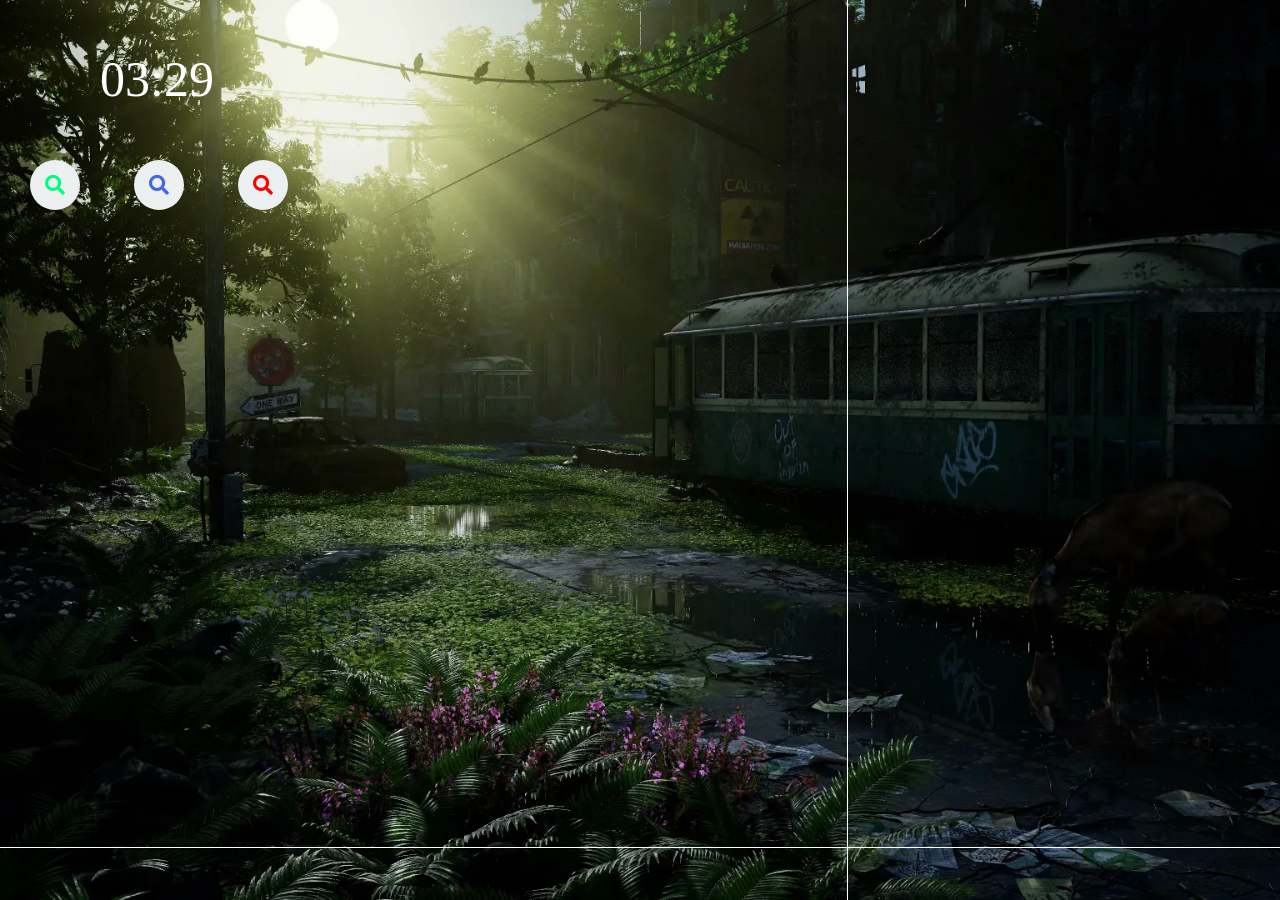
<file: index.html>
<!DOCTYPE html>
<html lang="zh-CN">
<head>
    <meta charset="UTF-8">
    <meta name="viewport" content="width=device-width, initial-scale=1.0">
    <title>1号星球</title>
    <link rel="icon" type="image/png" href="Icon/planet.png">
    <link rel="stylesheet" href="Main/main.css">
    <script src="Plugin/jQuery/jquery-1.11.3.min.js" type="text/javascript" charset="utf-8"></script>
    <script defer src="Main/main.js"></script>
    <link rel="stylesheet" href="Plugin/Time/time.css">
    <script src="Plugin/Time/time.js"></script>
    <link rel="stylesheet" href="Plugin/AddrLinkGroup/addrLinkGroup.css">
    <script src="Plugin/AddrLinkGroup/addrLinkGroup.js"></script>
    <!-- SearchBox -->
    <link href="https://cdn.bootcdn.net/ajax/libs/font-awesome/5.15.3/css/all.min.css" rel="stylesheet">
    <link href="Plugin/SearchBox/SearchBox.css" rel="stylesheet">
    <script src="Plugin/SearchBox/SearchBox.js" charset="utf-8"></script>
</head>
<body>
    <div id="top"></div>
    <div id="time-box">
        <div id="time_block" onclick="location.reload()">
            <div id="time_context">00:00</div>
            <div id="week_context">XX月XX日 星期X</div>
        </div>
    </div>
    <div id="search-box">
        <div id="search-box">
                <form id="search1" class="search">
                    <input id="search-input1" class="search-input" type="text">
                    <a href="" class="search-btn">
                        <i class="fas fa-search"></i>
                    </a>
                    <input class="search-submit" type="submit">
                </form>
                <form id="search2" class="search">
                    <input id="search-input2" class="search-input" type="text">
                    <a href=""  class="search-btn">
                        <i class="fas fa-search"></i>
                    </a>
                    <input class="search-submit" type="submit">
                </form>
                <form id="search3" class="search">
                    <input id="search-input3" class="search-input" type="text">
                    <a href="" class="search-btn">
                        <i class="fas fa-search"></i>
                    </a>
                    <input class="search-submit" type="submit">
                </form>
            </div>
    </div>
    <div id="body">
        <div id="addrLinkGroup">
            <div id="addr-btn-row">
                <div class="addr-btn" id="edit"><img src="Icon/edit.png" alt="edit"></div>
                <div class="addr-btn" id="theme"><img src="Icon/themes.png" alt="theme"></div>
                <div class="addr-btn" id="help"><img src="Icon/help.png" alt="help"></div>
            </div>
        <div id="addr-link-row"></div>
        </div>
    </div>
    <div id="bottom"></div>
</body>
</html>
</file>
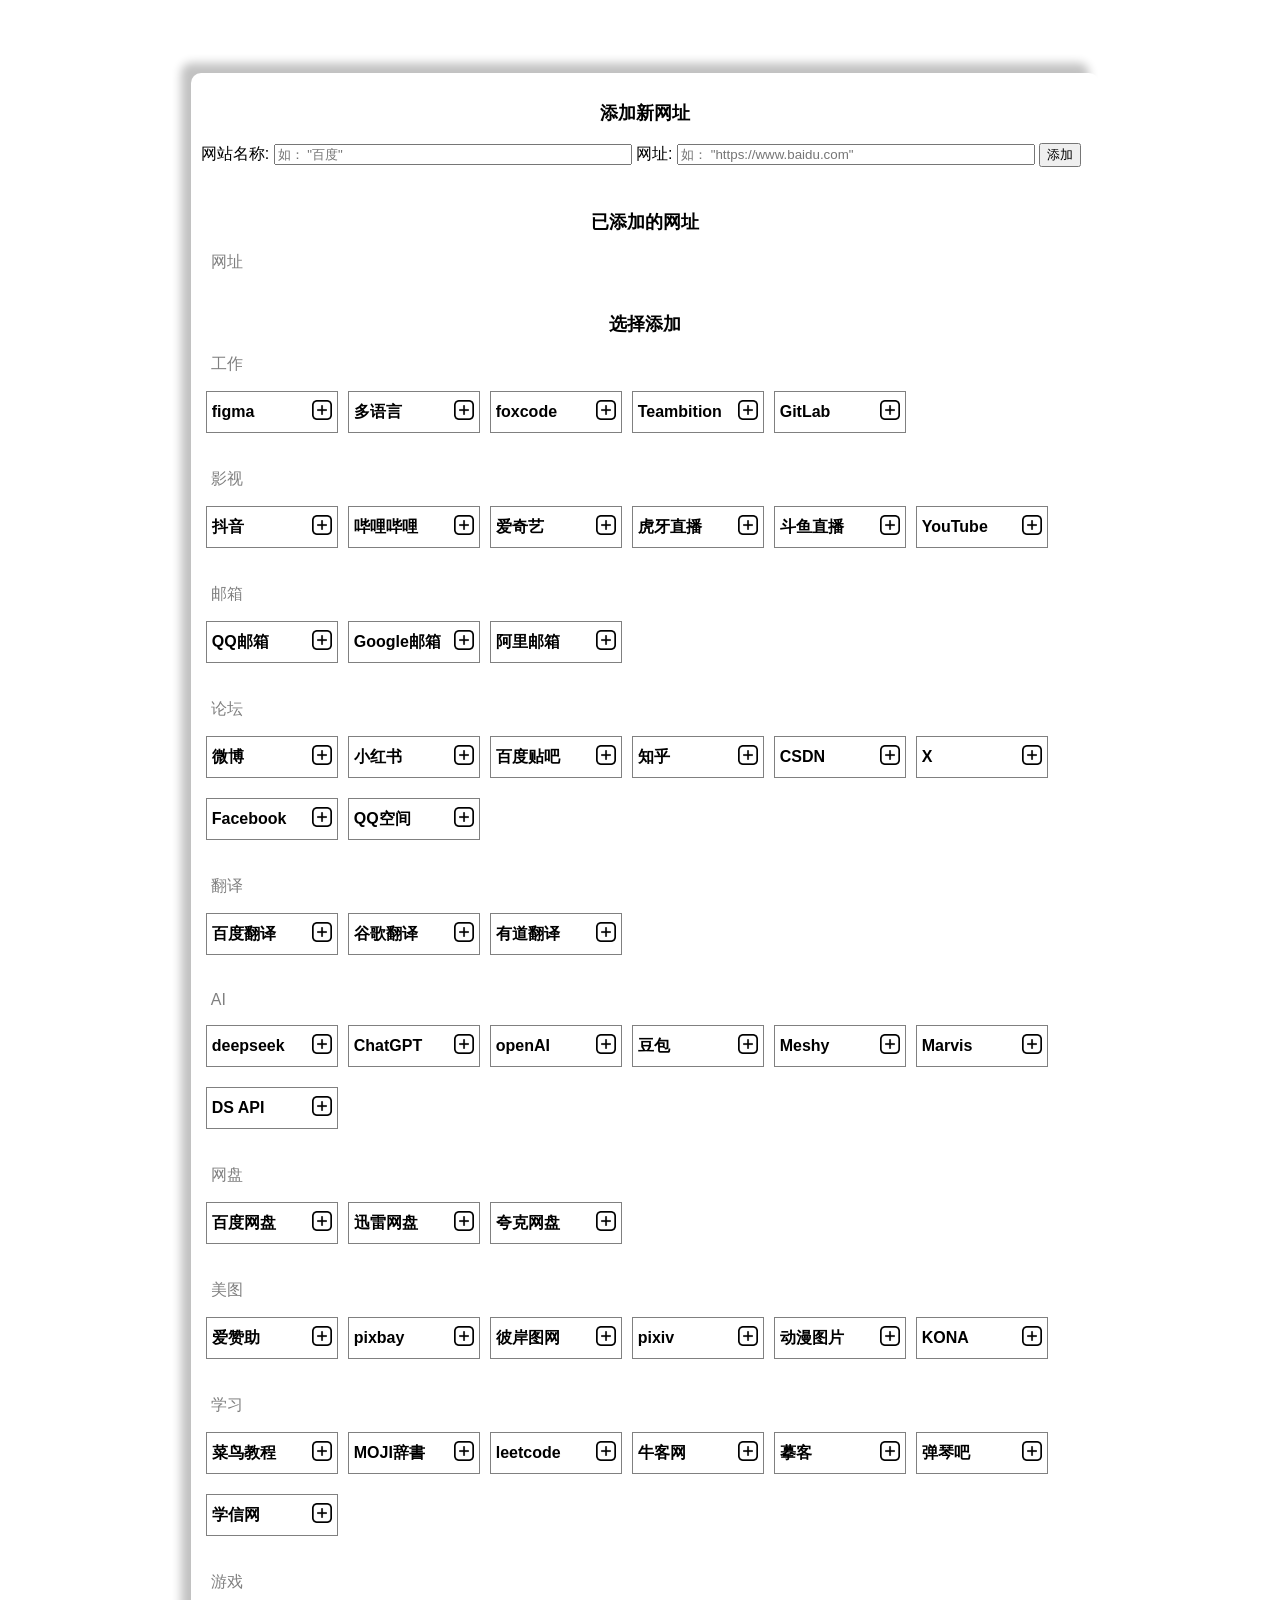
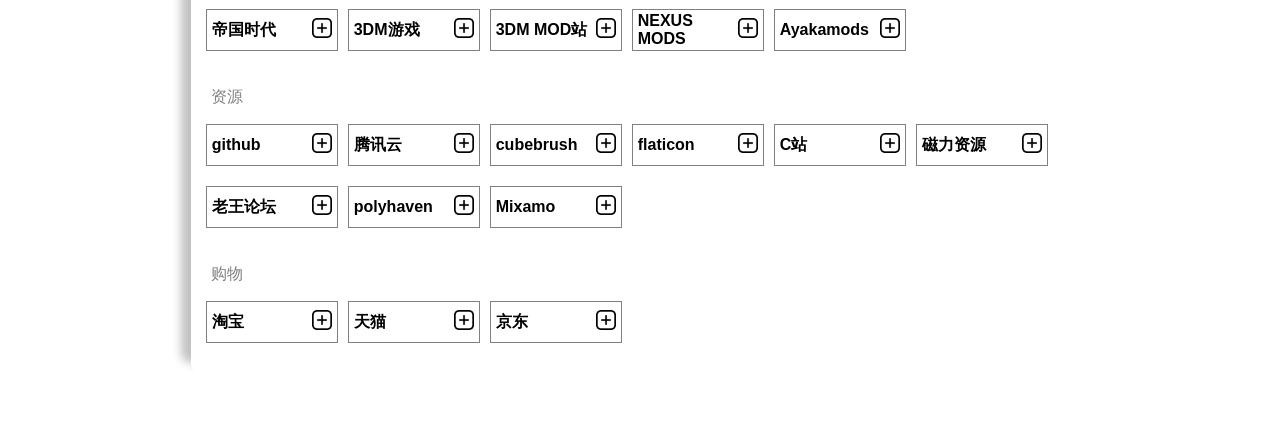
<file: Page/Collection/Collection.html>
<!DOCTYPE html>

<!-- 常用模块 -->
<!-- "插入空行" <div class="white_block"></div> -->
<!-- "插入测试块" <div class="test_block"></div> -->

<html>
    <head>
        <title>我的收藏</title>
        <meta charset="utf-8">
        <!-- <link rel="icon" href="https://i0.hdslb.com/bfs/static/jinkela/long/images/favicon.ico"> -->
        <link rel="icon" href="../../Icon/star.png">
        <link href="Collection.css" rel="stylesheet">
        <script src="../../Plugin/jQuery/jquery-1.11.3.min.js" type="text/javascript" charset="utf-8"></script>
        <script src="Collection.js" charset="utf-8"></script>
    </head>
    <body>
        <div id="body_top">
            <!-- 顶部部分模块 -->
        </div>
        <div id="body_middle">
            <!-- 中间部分模块 -->
            <div id="middle_left">
                <!-- 中间偏左部分模块 -->
            </div>
            <div id="middle_middle">
                <!-- 中间的中间部分模块 -->
                <h3>添加新网址</h3>
                <div id="addWeb">
                    <span>网站名称:</span>
                    <input id="addWeb_addressName" class="addWeb_input" placeholder='如： "百度"' type="text" name="addressName"/>
                    <span>网址:</span>
                    <input id="addWeb_webAddress" class="addWeb_input" placeholder='如： "https://www.baidu.com"' type="text" name="webAddress"/>
                    <button id="addWebSubmit">添加</button>
                </div>
                <div class="white_block"></div>
                <div class="white_block"></div>
                <div class="white_block"></div>
                <div class="white_block"></div>
                <div class="white_block"></div>
                <h3>已添加的网址</h3>
                <!-- <p id="edit"><span id="edit_kid">恢复</span></p> -->
                <p id="addr">网址</p>
                <div id="webAddress">
                </div>
                <div class="white_block"></div>
                <h3>选择添加</h3>
                <div id="selectWebContainer"></div>
            </div>
            <div id="middle_right">
                    <!-- 中间偏右部分模块 -->
            </div>
        </div>
        <div id="body_bottom">
            <!-- 底部部分模块 -->
        </div>
    </body>
</html>
</file>
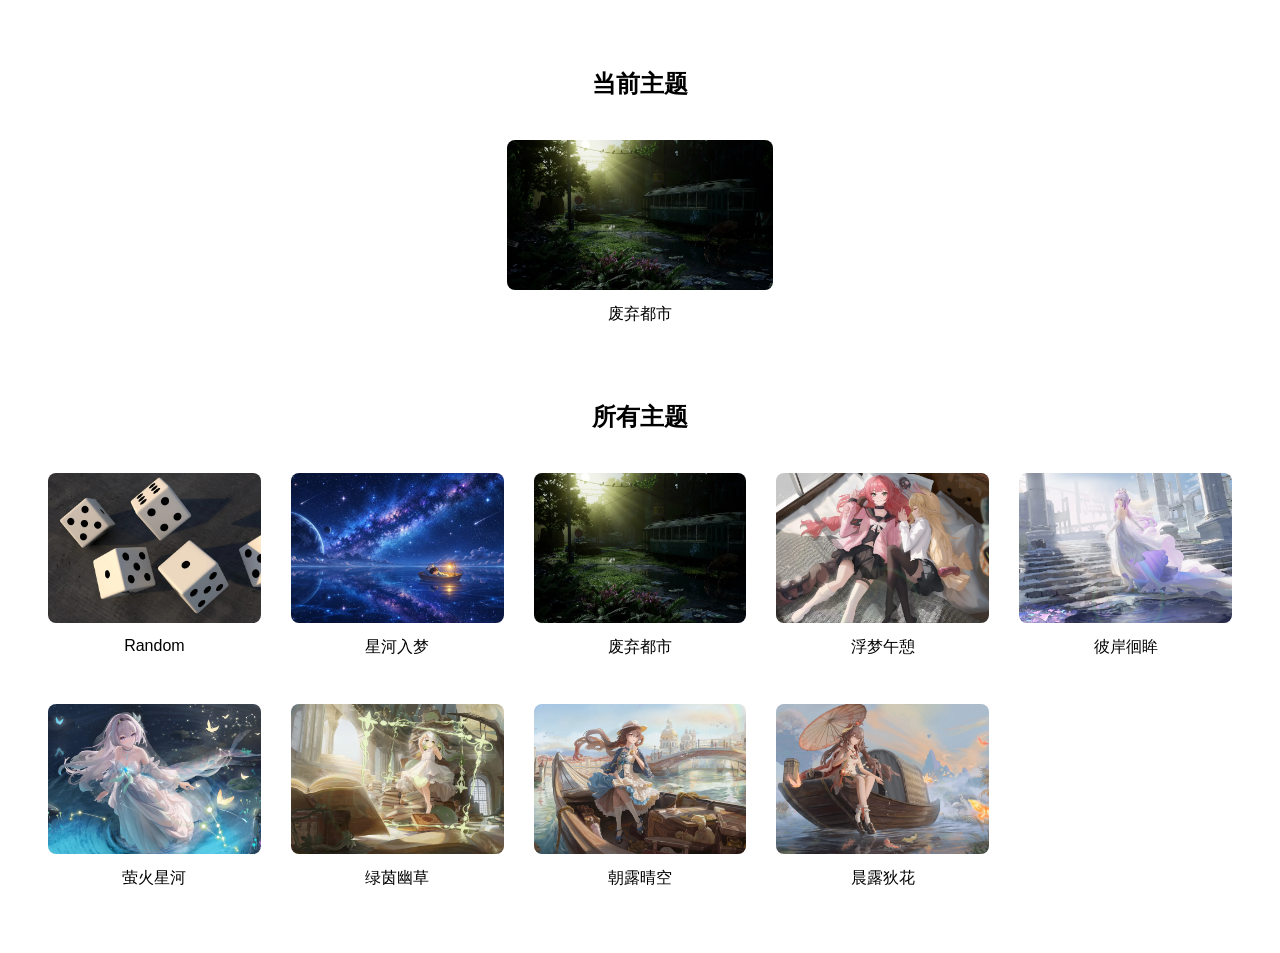
<file: Page/Theme/Theme.html>
<!DOCTYPE html>
<html>
<head>
    <title>主题选择</title>
    <meta charset="utf-8">
    <link rel="icon" type="image/png" href="../../Icon/color.png">
    <link rel="stylesheet" href="Theme.css">
</head>
<body>
    <h2>当前主题</h2>
    <div id="current-theme"></div>

    <h2>所有主题</h2>
    <div id="theme-container"></div>

    <script src="Theme.js"></script>
</body>
</html>
</file>
<file: Main/main.css>
* {
    margin: 0;
    padding: 0;
    box-sizing: border-box;
}

#background-img,
#background-media {
  position: fixed;
  top: 0;
  left: 0;
  width: 100%;
  height: 100%;
  z-index: -1;
  object-fit: cover;
}


body {
    width: 1920px;
    margin: 0 auto;
}

#top {
    height: 50px;
}

#time-box {
    height: 100px;
    width: 100%;
}

#search-box {
    height: 70px;
}

#body {
    min-height: calc(100vh - 270px);
}

#bottom {
    height: 50px;
}
</file>
<file: Plugin/Time/time.css>
#time_block {
	height: 80px;
	color: white;
    text-align: left;
    margin-left: 100px;
}

#time_context {
    width: 100%;
    height: 60px;
    font-size: 50px;
}

#time_block:hover #week_context{
    visibility: visible;
}

#week_context {
    width: 100%;
    height: 20px;
    font-size: 15px;
    display: block;

    visibility: hidden;
}
</file>
<file: Plugin/AddrLinkGroup/addrLinkGroup.css>
#addrLinkGroup {
    margin: 0 300px;
    min-width: 1000px;
    min-height: 80px;
    background-image: url("../../Image/Back_night.png");
    background-size: cover;
    background-position: center;
    border-radius: 10px;
    padding: 10px;
    opacity: 0;
    pointer-events: none;
    transition: opacity 0.5s ease;
    cursor: pointer;
}

#addr-btn-row {
    display: flex;
    padding-left: 40px;
    margin-bottom: 5px;
}

#addr-link-row {
    display: flex;
    flex-wrap: wrap;
    padding: 5px 0;
    padding-top: 20px;
}

.addr-btn {
    height: 30px;
    width: 30px;
    background-color: transparent;
    border: none;
    margin-right: 10px;
    display: flex;
    align-items: center;
    justify-content: center;
    cursor: pointer;
    transition: background-color 0.3s ease;
}

.addr-btn:hover {
    background-color: rgba(255, 255, 255, 0.3);
    border-radius: 5px;
}

.addr-btn img {
    width: 20px;
    height: 20px;
}

.addr_link {
    height: 60px;
    width: 90px;
    color: white;
    display: inline-flex;
    flex-direction: column;
    justify-content: center;
    align-items: center;
    border: 1px solid white;
    border-radius: 10px;
    margin-left: 43px;
    margin-bottom: 50px;
    text-align: center;
    padding: 5px;
    overflow: hidden;
    cursor: pointer;
    text-decoration: none;
}

.link_name {
    overflow-wrap: break-word;
    line-height: 1.2;
    text-align: center;
    text-overflow: ellipsis;
    white-space: nowrap;
    overflow: hidden;
    width: 100%;
}

.key {
    display: none;
}

:root {
    --hover-color: #88b8d8;
}

.addr_link:hover {
    color: var(--hover-color);
    border-color: var(--hover-color);
    box-shadow: 0 0 10px var(--hover-color), 0 0 20px var(--hover-color);
    text-shadow: 0 0 2px var(--hover-color), 0 0 2px var(--hover-color), 0 0 5px var(--hover-color);
}
</file>
<file: Plugin/SearchBox/SearchBox.css>
/* search */
.search {
    height: 50px;
    margin: 10px 20px 10px 30px;
    background: #ecf0f1;
    padding: 10px;
    border-radius: 30px;
    display: inline-flex;
    justify-content: space-between;
    align-items: center;
}
.search-input {
    background: none;
    border:none;
    outline: none;
    font-size: 20px;
    color: #444693;
    width: 0px;
    transition: 0.5s;
}
.search-submit {
    display: none;
}
.search .search-btn {
    width: 30px;
    height:30px;
    display: flex;
    justify-content: center;
    align-items: center;
    text-decoration: none;
    font-size: 20px;
}
.search:hover .search-input{
    width: 250px !important;
}
#search1.clicked #search-input1{
    width: 250px !important;
}
#search2.clicked #search-input2{
    width: 250px !important;
}
#search3.clicked #search-input3{
    width: 250px !important;
}
#search1 .search-btn{
    color: springgreen;
}
#search2 .search-btn{
    color: royalblue;
}
#search3 .search-btn{
    color: red;
}

/* 第二种搜索框 */
#search-box2 {
    display: flex;
    justify-content: center
}

#search4 {
    display: inline-flex;
    align-items: center;
    border-style: solid;
    border-width: 1px;
    border-radius: 25px;
    border-color: white;

    box-shadow: 0 0 10px white;/* 添加发光效果 */
}

#search4:hover {
    box-shadow: 0 0 10px white,
                0 0 20px white; /* 添加发光效果 */
}

#search-submit1 {
    padding: 8px;
    height: 25px;
}

#search-input4 {
    height: 30px;
    width: 400px;
    padding-left: 20px;
    font-size: 20px;
    border: none;
    background-color: transparent;
    outline: none;
}
</file>
<file: Page/Collection/Collection.css>
html,body {
    background-color: rgb(255, 255, 255);
    font-family: '宋体', 'Microsoft YaHei', sans-serif;
    /* background-image: url("../素材/milky_way.png"); */
    /* background-position: center top; 背景图居中对齐，顶部开始 */
    /* background-size: cover; 背景图宽度自动和屏幕宽度一致 */
}

/* 顶部部分模块 */
#body_top{
    margin: 0;
	padding: 5px;
    width: 100%;
    min-width: 800px;
    /* background-color: red; */
    height: 50px;
}

/* 中间部分模块 */
#body_middle {
    margin: 0;
	padding: 5px;
    display: flex;
	flex-direction: row;
    background-attachment:fixed;
    /* background-color: forestgreen; */
    height: 100%;
	width: 100%;
    min-width: 800px;
}

/* 中间偏左部分模块 */
#middle_left {
    flex: 1;
}

/* 中间的中间部分模块 */
#middle_middle {
    flex: 5;
    padding: 10px;
    background-color: white;
    border: none; /* 设置边框样式和颜色 */
    border-color: beige;
    box-shadow: -10px -10px 10px rgb(194, 194, 194); /* 添加发光效果 */
    border-radius: 10px;
}

/* 编辑按钮 */
#edit {
text-align: right;
}

#edit_kid {
    /* display: none; */
    margin-right: 30px;
}

/* 网站链接按钮 */
.addr {
    margin-right: 5px;
    height: 40px;
    width: 130px;
    color: black;
    justify-content: space-between; /* 将子元素均匀分布在两边 */
    align-items: center; /* 垂直居中对齐 */
    /* justify-content: center; */
    align-items: center;
    border-color: gray;
    border-style: solid;
    border-width: 1px;
    margin-left: 5px;
    margin-bottom: 20px;
    display: flex;
    float: left;
    /* text-shadow: 0 0  10px #7b72f3,
    0 0  20px #7b72f3,
    0 0  40px #7b72f3,
    0 0  80px #7b72f3; */
}

.select_addr {
    margin-right: 5px;
    height: 40px;
    width: 130px;
    color: black;
    justify-content: space-between; /* 将子元素均匀分布在两边 */
    align-items: center; /* 垂直居中对齐 */
    /* justify-content: center; */
    align-items: center;
    border-color: gray;
    border-style: solid;
    border-width: 1px;
    margin-left: 5px;
    margin-bottom: 20px;
    display: flex;
    float: left;
    /* text-shadow: 0 0  10px #7b72f3,
    0 0  20px #7b72f3,
    0 0  40px #7b72f3,
    0 0  80px #7b72f3; */
}

.addr_name {
    font-weight: bold;
    padding-left: 5px;
}

#addr {
    padding-left: 10px;
    color: gray;
}

.web_class {
    padding-left: 10px;
    color: gray;
}

.addr_delete {
    padding-right: 5px;
}

.myWeb_status {
    margin-right: 5px;
}

.myWeb_status:hover .web_status{
    width: 21px;
}

.myAddr_delete {
    padding-right: 5px;
}


.addr_web {
    display: none;
}

.addr_web_name {
    display: none;
}

.delete_img {
    width: 20px;
}

.web_status {
    width: 20px;
}

#webAddress::after {
    content: "";
    display: table;
    clear: both;
}

.selectWeb::after {
    content: "";
    display: table;
    clear: both;
}


.addWeb_input {
    width: 350px;
}

/* 中间偏右部分模块 */
#middle_right {
    flex: 1;
}

/* 底部部分模块 */
#body_bottom{
    margin: 0;
	padding: 5px;
    height: 30px;
}

/* 空白行 */
.white_block {
    height: 5px;
}

/* 测试模块 */
.test_block {
    height: 100%;
    width: 100%;
    border-style: solid;
    border-width: 2px;
}

/* 隐藏模块 */
.hidden_block {
    display: none;
}

/* h3标签 */
h3 {
    text-align: center;
    font-size: large;
    font-weight: bolder;
}
</file>
<file: Page/Theme/Theme.css>
body {
    font-family: Arial, sans-serif;
    padding: 40px;
    text-align: center;
}

h2 {
    margin-bottom: 40px;
}

#current-theme {
    display: flex;
    justify-content: center;
    margin-bottom: 60px;
}

#theme-container {
    display: grid;
    grid-template-columns: repeat(auto-fill, minmax(200px, 1fr));
    gap: 30px;
    max-width: 1200px;
    margin: 0 auto;
}

.theme-item {
    cursor: pointer;
    transition: transform 0.2s;
}

.theme-item:hover {
    transform: scale(1.05);
}

.theme-item img {
    width: 100%;
    height: 150px;
    object-fit: cover;
    border-radius: 8px;
}

.theme-item p {
    margin-top: 10px;
    font-size: 16px;
}
</file>
